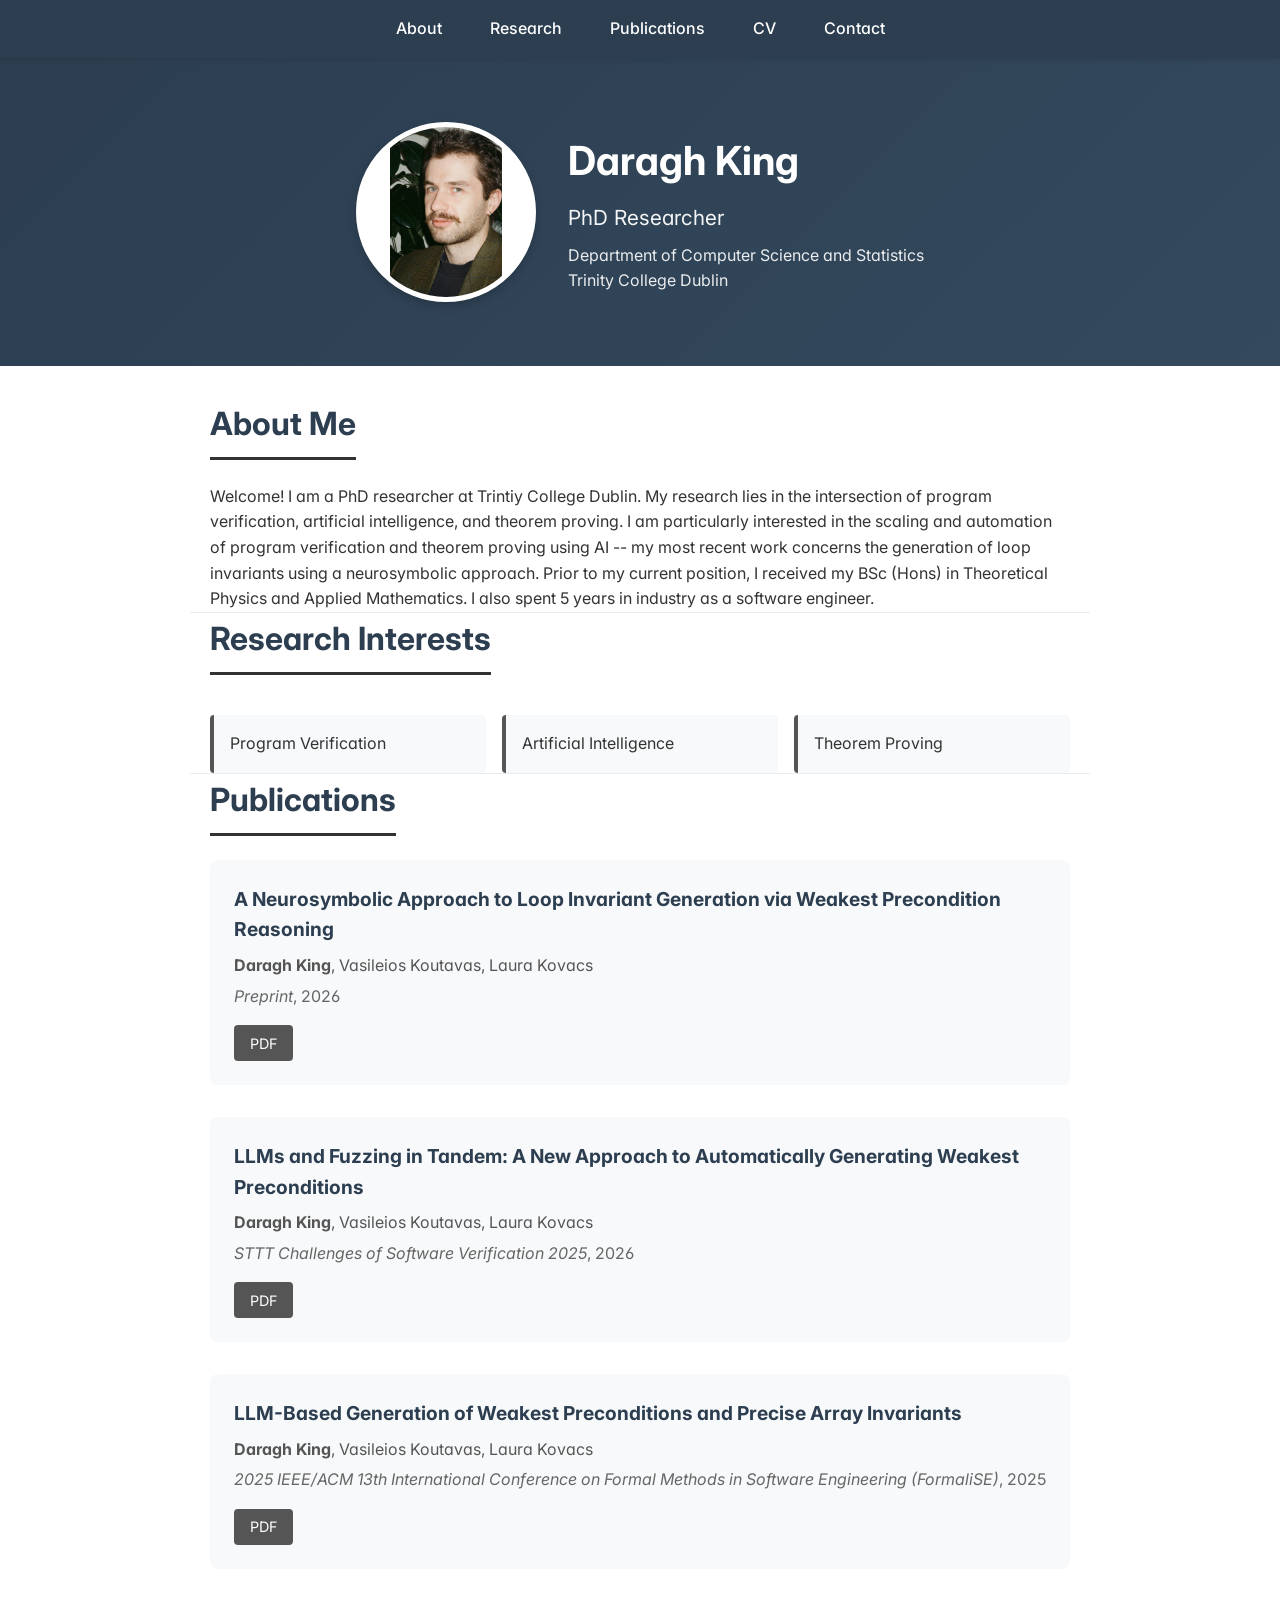
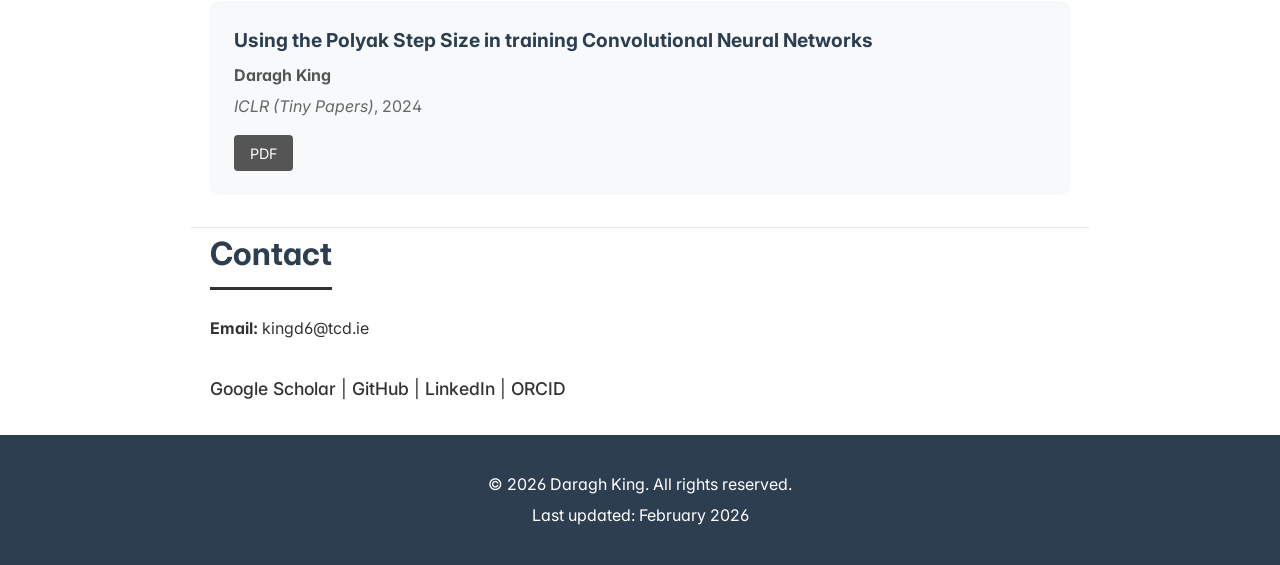
<file: index.html>
<!DOCTYPE html>
<html lang="en">
<head>
    <meta charset="UTF-8">
    <meta name="viewport" content="width=device-width, initial-scale=1.0">
    <title>Daragh King - Academic Website</title>
    <link rel="preconnect" href="https://fonts.googleapis.com">
    <link rel="preconnect" href="https://fonts.gstatic.com" crossorigin>
    <link href="https://fonts.googleapis.com/css2?family=Inter:wght@300;400;500;600;700&display=swap" rel="stylesheet">
    <link rel="stylesheet" href="style.css">
</head>
<body>
    <nav>
        <div class="container">
            <ul>
                <li><a href="#about">About</a></li>
                <li><a href="#research">Research</a></li>
                <li><a href="#publications">Publications</a></li>
                <!-- <li><a href="#teaching">Teaching</a></li> -->
                <li><a href="cv/cv.pdf" target="_blank">CV</a></li>
                <li><a href="#contact">Contact</a></li>
            </ul>
        </div>
    </nav>

    <header>
        <div class="container">
            <div class="profile">
                <img src="images/profile.jpg" alt="Daragh King" class="profile-img">
                <div class="header-text">
                    <h1>Daragh King</h1>
                    <p class="title">PhD Researcher</p>
                    <p class="affiliation">Department of Computer Science and Statistics<br>Trinity College Dublin</p>
                </div>
            </div>
        </div>
    </header>

    <main>
        <section id="about" class="container">
            <h2>About Me</h2>
            <p>
                Welcome! I am a PhD researcher at Trintiy College Dublin. My research lies in the intersection of program verification, artificial intelligence, and theorem proving.
                I am particularly interested in the scaling and automation of program verification and theorem proving using AI -- my most recent work concerns the generation of loop invariants using a neurosymbolic approach. Prior to my current position, I received my BSc (Hons) in Theoretical Physics and Applied Mathematics. I also spent 5 years in industry as a software engineer.
            </p>
        </section>

        <section id="research" class="container">
            <h2>Research Interests</h2>
            <ul class="research-list">
                <li>Program Verification</li>
                <li>Artificial Intelligence</li>
                <li>Theorem Proving</li>
                <!-- <li>Research Area 4</li> -->
            </ul>
        </section>

        <section id="publications" class="container">
            <h2>Publications</h2>
            <div class="publication">
                <h3>A Neurosymbolic Approach to Loop Invariant Generation via Weakest Precondition Reasoning</h3>
                <p class="authors"><strong>Daragh King</strong>, Vasileios Koutavas, Laura Kovacs</p>
                <p class="venue"><em>Preprint</em>, 2026</p>
                <p class="links">
                    <a href="https://arxiv.org/pdf/2512.15816" class="btn">PDF</a>
                    <!-- <a href="#" class="btn">DOI</a> -->
                    <!-- <a href="#" class="btn">Code</a> -->
                </p>
            </div>
            
            <div class="publication">
                <h3>LLMs and Fuzzing in Tandem: A New Approach to Automatically Generating Weakest Preconditions</h3>
                <p class="authors"><strong>Daragh King</strong>, Vasileios Koutavas, Laura Kovacs</p>
                <p class="venue"><em>STTT Challenges of Software Verification 2025</em>, 2026</p>
                <p class="links">
                    <a href="papers/fuzzfeed.pdf" class="btn">PDF</a>
                    <!-- <a href="#" class="btn">DOI</a> -->
                </p>
            </div>

            <div class="publication">
                <h3>LLM-Based Generation of Weakest Preconditions and Precise Array Invariants</h3>
                <p class="authors"><strong>Daragh King</strong>, Vasileios Koutavas, Laura Kovacs</p>
                <p class="venue"><em>2025 IEEE/ACM 13th International Conference on Formal Methods in Software Engineering (FormaliSE)</em>, 2025</p>
                <p class="links">
                    <a href="papers/formalise2025.pdf" class="btn">PDF</a>
                    <!-- <a href="#" class="btn">DOI</a> -->
                </p>
            </div>

            <div class="publication">
                <h3>Using the Polyak Step Size in training Convolutional Neural Networks</h3>
                <p class="authors"><strong>Daragh King</strong></p>
                <p class="venue"><em>ICLR (Tiny Papers)</em>, 2024</p>
                <p class="links">
                    <a href="https://openreview.net/pdf?id=QmRqSqpV0y" class="btn">PDF</a>
                    <!-- <a href="#" class="btn">DOI</a> -->
                </p>
            </div>
            
            <!-- <p class="see-more"><a href="publications.html">See all publications →</a></p> -->
        </section>

        <!-- <section id="teaching" class="container">
            <h2>Teaching</h2>
            <div class="course">
                <h3>Course Name (Course Code)</h3>
                <p>Semester, Year - Role</p>
            </div>
            <div class="course">
                <h3>Another Course (Course Code)</h3>
                <p>Semester, Year - Role</p>
            </div>
        </section> -->

        <section id="contact" class="container">
            <h2>Contact</h2>
            <p>
                <strong>Email:</strong> kingd6@tcd.ie<br>
            </p>
            <div class="social-links">
                <a href="https://scholar.google.com/citations?user=glkRbHkAAAAJ&hl=en" target="_blank">Google Scholar</a> |
                <a href="https://github.com/daraghk" target="_blank">GitHub</a> |
                <a href="https://www.linkedin.com/in/daragh-king-0015aa132/" target="_blank">LinkedIn</a> |
                <a href="https://orcid.org/0009-0001-8519-8970" target="_blank">ORCID</a>
            </div>
        </section>
    </main>

    <footer>
        <div class="container">
            <p>&copy; 2026 Daragh King. All rights reserved.</p>
            <p>Last updated: February 2026</p>
        </div>
    </footer>
</body>
</html>
</file>
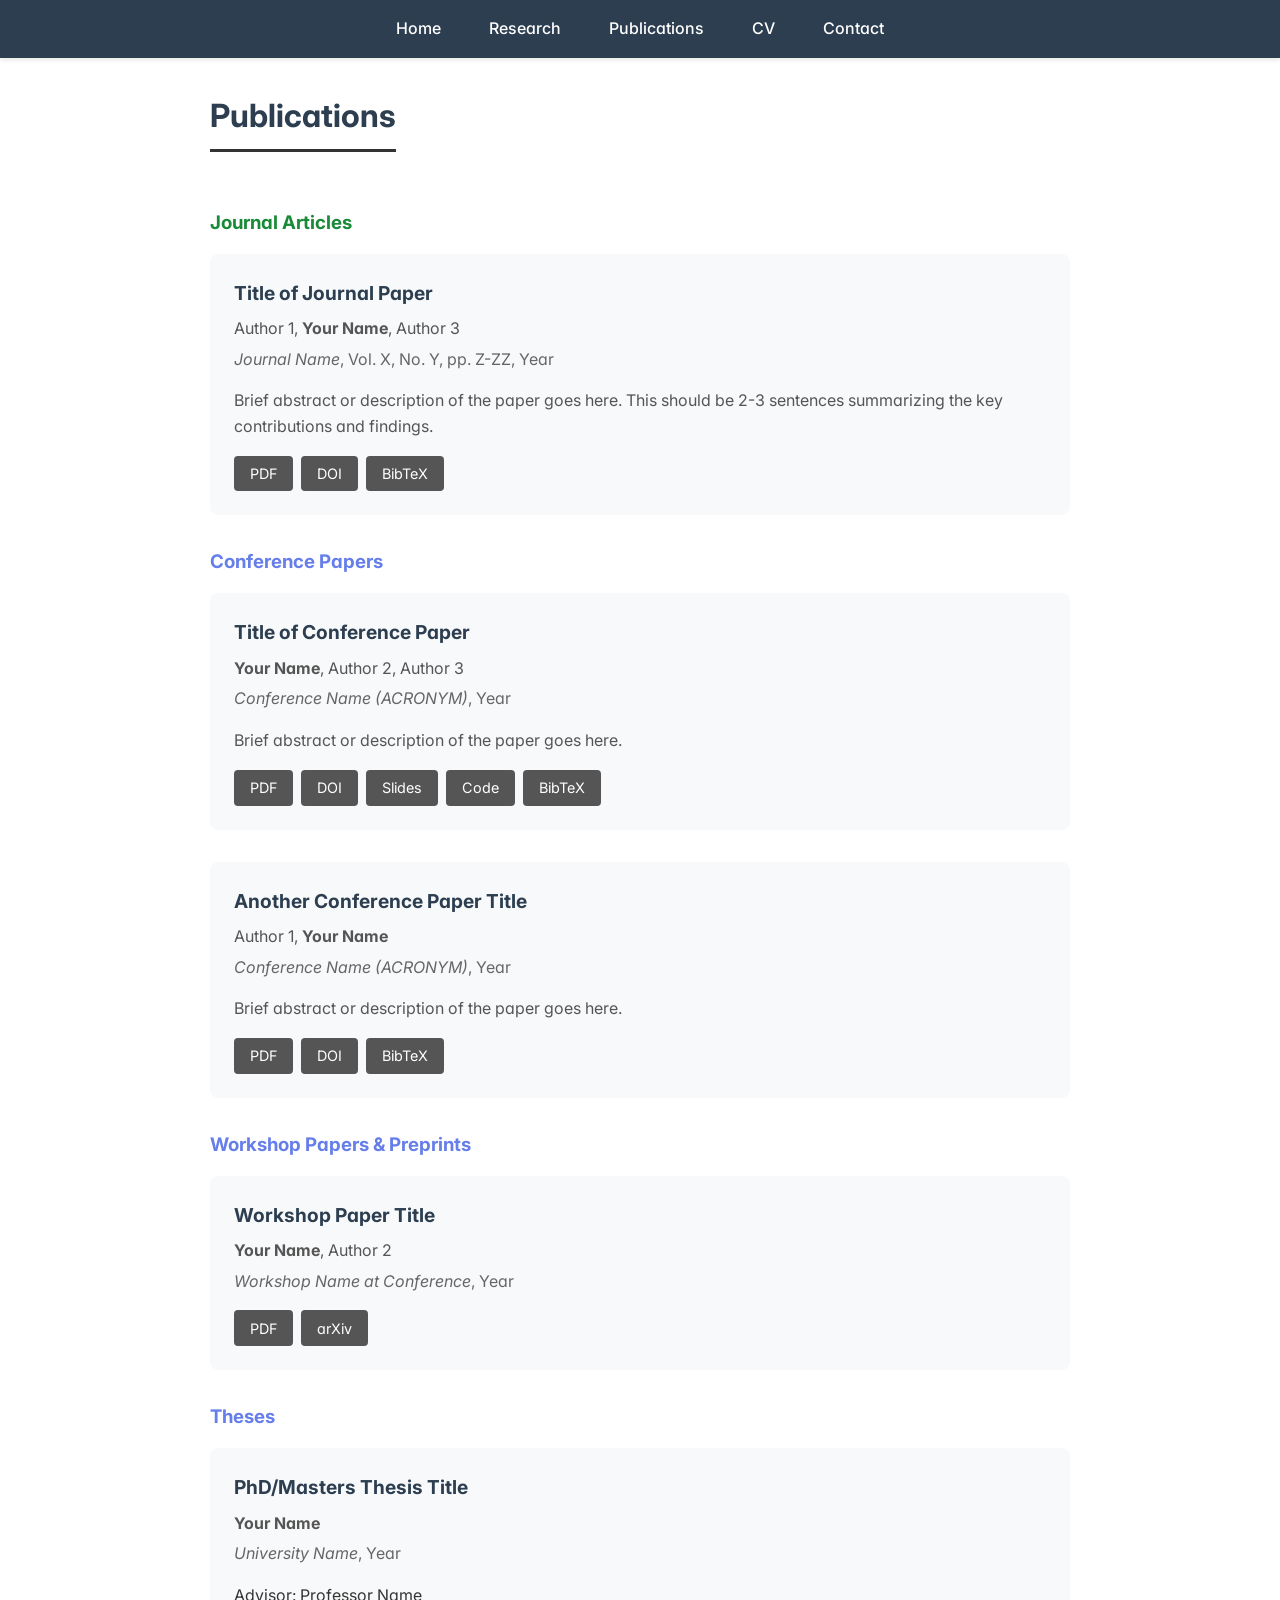
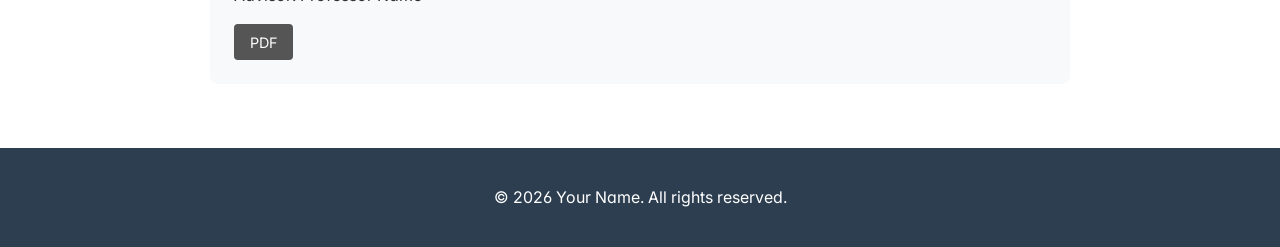
<file: publications.html>
<!DOCTYPE html>
<html lang="en">
<head>
    <meta charset="UTF-8">
    <meta name="viewport" content="width=device-width, initial-scale=1.0">
    <title>Publications - Daragh King</title>
    <link rel="preconnect" href="https://fonts.googleapis.com">
    <link rel="preconnect" href="https://fonts.gstatic.com" crossorigin>
    <link href="https://fonts.googleapis.com/css2?family=Inter:wght@300;400;500;600;700&display=swap" rel="stylesheet">
    <link rel="stylesheet" href="style.css">
</head>
<body>
    <nav>
        <div class="container">
            <ul>
                <li><a href="index.html">Home</a></li>
                <li><a href="index.html#research">Research</a></li>
                <li><a href="publications.html">Publications</a></li>
                <li><a href="cv/cv.pdf" target="_blank">CV</a></li>
                <li><a href="index.html#contact">Contact</a></li>
            </ul>
        </div>
    </nav>

    <main>
        <section class="container">
            <h2>Publications</h2>
            
            <h3 style="color: #198a37; margin-top: 2rem; margin-bottom: 1rem;">Journal Articles</h3>
            
            <div class="publication">
                <h3>Title of Journal Paper</h3>
                <p class="authors">Author 1, <strong>Your Name</strong>, Author 3</p>
                <p class="venue"><em>Journal Name</em>, Vol. X, No. Y, pp. Z-ZZ, Year</p>
                <p class="abstract" style="margin: 1rem 0; color: #555;">
                    Brief abstract or description of the paper goes here. This should be 2-3 sentences 
                    summarizing the key contributions and findings.
                </p>
                <p class="links">
                    <a href="#" class="btn">PDF</a>
                    <a href="#" class="btn">DOI</a>
                    <a href="#" class="btn">BibTeX</a>
                </p>
            </div>
            
            <h3 style="color: #667eea; margin-top: 2rem; margin-bottom: 1rem;">Conference Papers</h3>
            
            <div class="publication">
                <h3>Title of Conference Paper</h3>
                <p class="authors"><strong>Your Name</strong>, Author 2, Author 3</p>
                <p class="venue"><em>Conference Name (ACRONYM)</em>, Year</p>
                <p class="abstract" style="margin: 1rem 0; color: #555;">
                    Brief abstract or description of the paper goes here.
                </p>
                <p class="links">
                    <a href="#" class="btn">PDF</a>
                    <a href="#" class="btn">DOI</a>
                    <a href="#" class="btn">Slides</a>
                    <a href="#" class="btn">Code</a>
                    <a href="#" class="btn">BibTeX</a>
                </p>
            </div>
            
            <div class="publication">
                <h3>Another Conference Paper Title</h3>
                <p class="authors">Author 1, <strong>Your Name</strong></p>
                <p class="venue"><em>Conference Name (ACRONYM)</em>, Year</p>
                <p class="abstract" style="margin: 1rem 0; color: #555;">
                    Brief abstract or description of the paper goes here.
                </p>
                <p class="links">
                    <a href="#" class="btn">PDF</a>
                    <a href="#" class="btn">DOI</a>
                    <a href="#" class="btn">BibTeX</a>
                </p>
            </div>
            
            <h3 style="color: #667eea; margin-top: 2rem; margin-bottom: 1rem;">Workshop Papers & Preprints</h3>
            
            <div class="publication">
                <h3>Workshop Paper Title</h3>
                <p class="authors"><strong>Your Name</strong>, Author 2</p>
                <p class="venue"><em>Workshop Name at Conference</em>, Year</p>
                <p class="links">
                    <a href="#" class="btn">PDF</a>
                    <a href="#" class="btn">arXiv</a>
                </p>
            </div>
            
            <h3 style="color: #667eea; margin-top: 2rem; margin-bottom: 1rem;">Theses</h3>
            
            <div class="publication">
                <h3>PhD/Masters Thesis Title</h3>
                <p class="authors"><strong>Your Name</strong></p>
                <p class="venue"><em>University Name</em>, Year</p>
                <p>Advisor: Professor Name</p>
                <p class="links" style="margin-top: 1rem;">
                    <a href="#" class="btn">PDF</a>
                </p>
            </div>
        </section>
    </main>

    <footer>
        <div class="container">
            <p>&copy; 2026 Your Name. All rights reserved.</p>
        </div>
    </footer>
</body>
</html>
</file>
<file: style.css>
/* Reset and Base Styles */
* {
    margin: 0;
    padding: 0;
    box-sizing: border-box;
}

body {
    font-family: 'Inter', -apple-system, BlinkMacSystemFont, 'Segoe UI', Roboto, 'Helvetica Neue', Arial, sans-serif;
    line-height: 1.6;
    color: #333;
    background-color: #f8f9fa;
    font-feature-settings: 'cv02', 'cv03', 'cv04', 'cv11';
}

.container {
    max-width: 900px;
    margin: 0 auto;
    padding: 0 20px;
}

/* Navigation */
nav {
    background-color: #2c3e50;
    padding: 1rem 0;
    position: sticky;
    top: 0;
    z-index: 100;
    box-shadow: 0 2px 5px rgba(0,0,0,0.1);
}

nav ul {
    list-style: none;
    display: flex;
    justify-content: center;
    flex-wrap: wrap;
}

nav li {
    margin: 0 1.5rem;
}

nav a {
    color: white;
    text-decoration: none;
    font-weight: 500;
    transition: color 0.3s ease;
}

nav a:hover {
    color: #bbb;
}

/* Header */
header {
    background: linear-gradient(135deg, #2c3e50 0%, #34495e 100%);
    color: white;
    padding: 4rem 0;
    text-align: center;
}

.profile {
    display: flex;
    align-items: center;
    justify-content: center;
    gap: 2rem;
    flex-wrap: wrap;
}

.profile-img {
    width: 180px;
    height: 180px;
    border-radius: 50%;
    object-fit: contain;
    background-color: white;
    border: 5px solid white;
    box-shadow: 0 4px 10px rgba(0,0,0,0.2);
}

.header-text {
    text-align: left;
}

header h1 {
    font-size: 2.5rem;
    margin-bottom: 0.5rem;
}

.title {
    font-size: 1.3rem;
    margin-bottom: 0.5rem;
    opacity: 0.95;
}

.affiliation {
    font-size: 1rem;
    opacity: 0.9;
}

/* Main Content */
main {
    background-color: white;
    padding: 2rem 0;
}

section {
    padding: 3rem 0;
    border-bottom: 1px solid #e9ecef;
}

section:last-child {
    border-bottom: none;
}

h2 {
    color: #2c3e50;
    font-size: 2rem;
    margin-bottom: 1.5rem;
    padding-bottom: 0.5rem;
    border-bottom: 3px solid #333;
    display: inline-block;
}

/* Research */
.research-list {
    list-style: none;
    display: grid;
    grid-template-columns: repeat(auto-fit, minmax(250px, 1fr));
    gap: 1rem;
    margin-top: 1rem;
}

.research-list li {
    background-color: #f8f9fa;
    padding: 1rem;
    border-left: 4px solid #555;
    border-radius: 4px;
}

/* Publications */
.publication {
    margin-bottom: 2rem;
    padding: 1.5rem;
    background-color: #f8f9fa;
    border-radius: 8px;
    transition: transform 0.2s ease, box-shadow 0.2s ease;
}

.publication:hover {
    transform: translateY(-2px);
    box-shadow: 0 4px 12px rgba(0,0,0,0.1);
}

.publication h3 {
    color: #2c3e50;
    margin-bottom: 0.5rem;
    font-size: 1.2rem;
}

.publication .authors {
    color: #555;
    margin-bottom: 0.3rem;
}

.publication .venue {
    color: #666;
    margin-bottom: 1rem;
}

.publication .links {
    display: flex;
    gap: 0.5rem;
    flex-wrap: wrap;
}

.btn {
    display: inline-block;
    padding: 0.4rem 1rem;
    background-color: #555;
    color: white;
    text-decoration: none;
    border-radius: 4px;
    font-size: 0.9rem;
    transition: background-color 0.3s ease;
}

.btn:hover {
    background-color: #333;
}

.see-more {
    margin-top: 2rem;
    text-align: center;
}

.see-more a {
    color: #333;
    text-decoration: none;
    font-weight: 600;
    font-size: 1.1rem;
}

/* Teaching */
.course {
    margin-bottom: 1.5rem;
    padding: 1rem;
    background-color: #f8f9fa;
    border-radius: 4px;
}

.course h3 {
    color: #2c3e50;
    margin-bottom: 0.3rem;
}

/* Contact */
#contact p {
    margin-bottom: 1rem;
    line-height: 1.8;
}

.social-links {
    margin-top: 2rem;
    font-size: 1.1rem;
}

.social-links a {
    color: #333;
    text-decoration: none;
    font-weight: 500;
    transition: color 0.3s ease;
}

.social-links a:hover {
    color: #555;
}

/* Footer */
footer {
    background-color: #2c3e50;
    color: white;
    padding: 2rem 0;
    text-align: center;
}

footer p {
    margin: 0.3rem 0;
}

/* Responsive Design */
@media (max-width: 768px) {
    .header-text {
        text-align: center;
    }
    
    header h1 {
        font-size: 2rem;
    }
    
    nav li {
        margin: 0.5rem 1rem;
    }
    
    .research-list {
        grid-template-columns: 1fr;
    }
}
</file>
